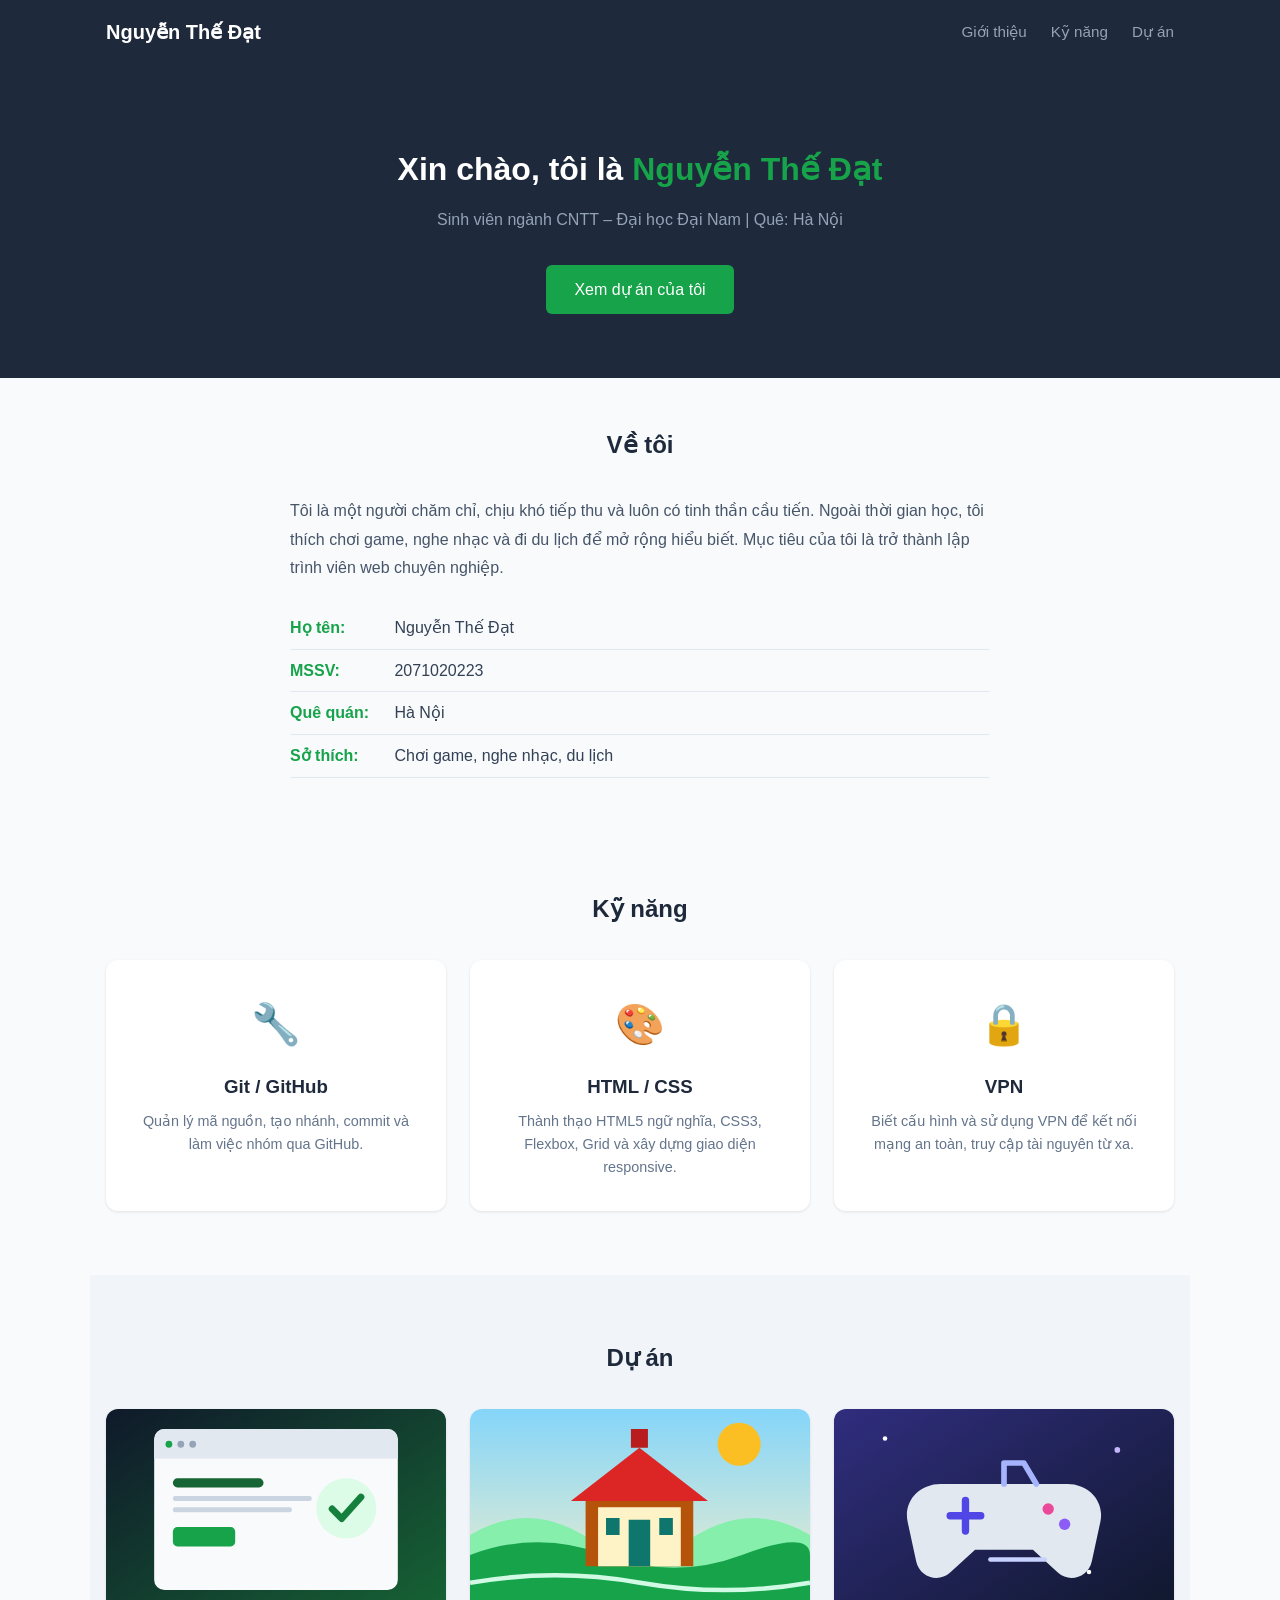
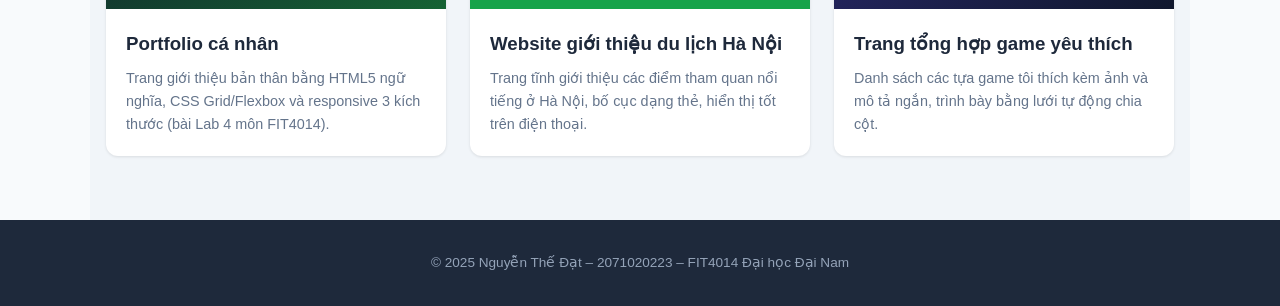
<file: index.html>
<!DOCTYPE html>
<html lang="vi">
<head>
  <meta charset="UTF-8">
  <meta name="viewport" content="width=device-width, initial-scale=1.0">
  <!-- ✏️ Thay Nguyễn Thế Đạt bằng tên thật của bạn -->
  <title>Portfolio – Nguyễn Thế Đạt</title>
  <link rel="stylesheet" href="styles.css">
</head>
<body>

  <!-- ===== PHẦN 1: NAVIGATION =====
       Câu 1: Dùng đúng thẻ ngữ nghĩa cho thanh điều hướng -->
  <nav class="nav">
    <div class="nav__container">
      <a href="#" class="nav__logo">Nguyễn Thế Đạt</a>
      <ul class="nav__menu">
        <li><a href="#gioi-thieu">Giới thiệu</a></li>
        <li><a href="#ky-nang">Kỹ năng</a></li>
        <li><a href="#du-an">Dự án</a></li>
      </ul>
    </div>
  </nav>

  <!-- ===== PHẦN 2: NỘI DUNG CHÍNH =====
       Câu 2: Bọc toàn bộ nội dung chính -->
  <main>

    <!-- --- Hero --- -->
    <!-- Câu 3: Thẻ chia phần logic -->
    <section id="gioi-thieu" class="hero">
      <h1>Xin chào, tôi là <span class="hero__name">Nguyễn Thế Đạt</span></h1>
      <p class="hero__desc">Sinh viên ngành CNTT – Đại học Đại Nam | Quê: Hà Nội</p>
      <a href="#du-an" class="btn">Xem dự án của tôi</a>
    </section>

    <!-- --- Giới thiệu bản thân --- -->
    <section class="about">
      <h2 class="section-title">Về tôi</h2>
      <div class="about__content">
        <p class="about__text">Tôi là một người chăm chỉ, chịu khó tiếp thu và luôn có tinh thần cầu tiến. Ngoài thời gian học, tôi thích chơi game, nghe nhạc và đi du lịch để mở rộng hiểu biết. Mục tiêu của tôi là trở thành lập trình viên web chuyên nghiệp.</p>
        <ul class="about__info">
          <li><strong>Họ tên:</strong> Nguyễn Thế Đạt</li>
          <li><strong>MSSV:</strong> 2071020223</li>
          <li><strong>Quê quán:</strong> Hà Nội</li>
          <li><strong>Sở thích:</strong> Chơi game, nghe nhạc, du lịch</li>
        </ul>
      </div>
    </section>

    <!-- --- Skills --- -->
    <section id="ky-nang" class="skills">
      <h2 class="section-title">Kỹ năng</h2>
      <div class="skills__grid">
        <div class="skill-card">
          <span class="skill-card__icon">🔧</span>
          <h3>Git / GitHub</h3>
          <p>Quản lý mã nguồn, tạo nhánh, commit và làm việc nhóm qua GitHub.</p>
        </div>
        <div class="skill-card">
          <span class="skill-card__icon">🎨</span>
          <h3>HTML / CSS</h3>
          <p>Thành thạo HTML5 ngữ nghĩa, CSS3, Flexbox, Grid và xây dựng giao diện responsive.</p>
        </div>
        <div class="skill-card">
          <span class="skill-card__icon">🔒</span>
          <h3>VPN</h3>
          <p>Biết cấu hình và sử dụng VPN để kết nối mạng an toàn, truy cập tài nguyên từ xa.</p>
        </div>
      </div>
    </section>

    <!-- --- Projects --- -->
    <section id="du-an" class="projects">
      <h2 class="section-title">Dự án</h2>
      <div class="projects__grid">

        <!-- Câu 4: Thẻ cho mỗi project card -->
        <article class="card">
          <img src="assets/portfolio.svg"
               alt="Ảnh minh họa dự án 1" class="card__img">
          <div class="card__body">
            <h3>Portfolio cá nhân</h3>
            <p>Trang giới thiệu bản thân bằng HTML5 ngữ nghĩa, CSS Grid/Flexbox và responsive 3 kích thước (bài Lab 4 môn FIT4014).</p>
          </div>
        </article>

        <article class="card">
          <img src="assets/hanoi-travel.svg"
               alt="Ảnh minh họa dự án 2" class="card__img">
          <div class="card__body">
            <h3>Website giới thiệu du lịch Hà Nội</h3>
            <p>Trang tĩnh giới thiệu các điểm tham quan nổi tiếng ở Hà Nội, bố cục dạng thẻ, hiển thị tốt trên điện thoại.</p>
          </div>
        </article>

        <article class="card">
          <img src="assets/games.svg"
               alt="Ảnh minh họa dự án 3" class="card__img">
          <div class="card__body">
            <h3>Trang tổng hợp game yêu thích</h3>
            <p>Danh sách các tựa game tôi thích kèm ảnh và mô tả ngắn, trình bày bằng lưới tự động chia cột.</p>
          </div>
        </article>

      </div>
    </section>

  </main>

  <!-- ===== PHẦN 3: FOOTER =====
       Câu 5: Thẻ chân trang -->
  <footer class="footer">
    <p>&copy; 2025 Nguyễn Thế Đạt – 2071020223 – FIT4014 Đại học Đại Nam</p>
  </footer>

</body>
</html>
</file>
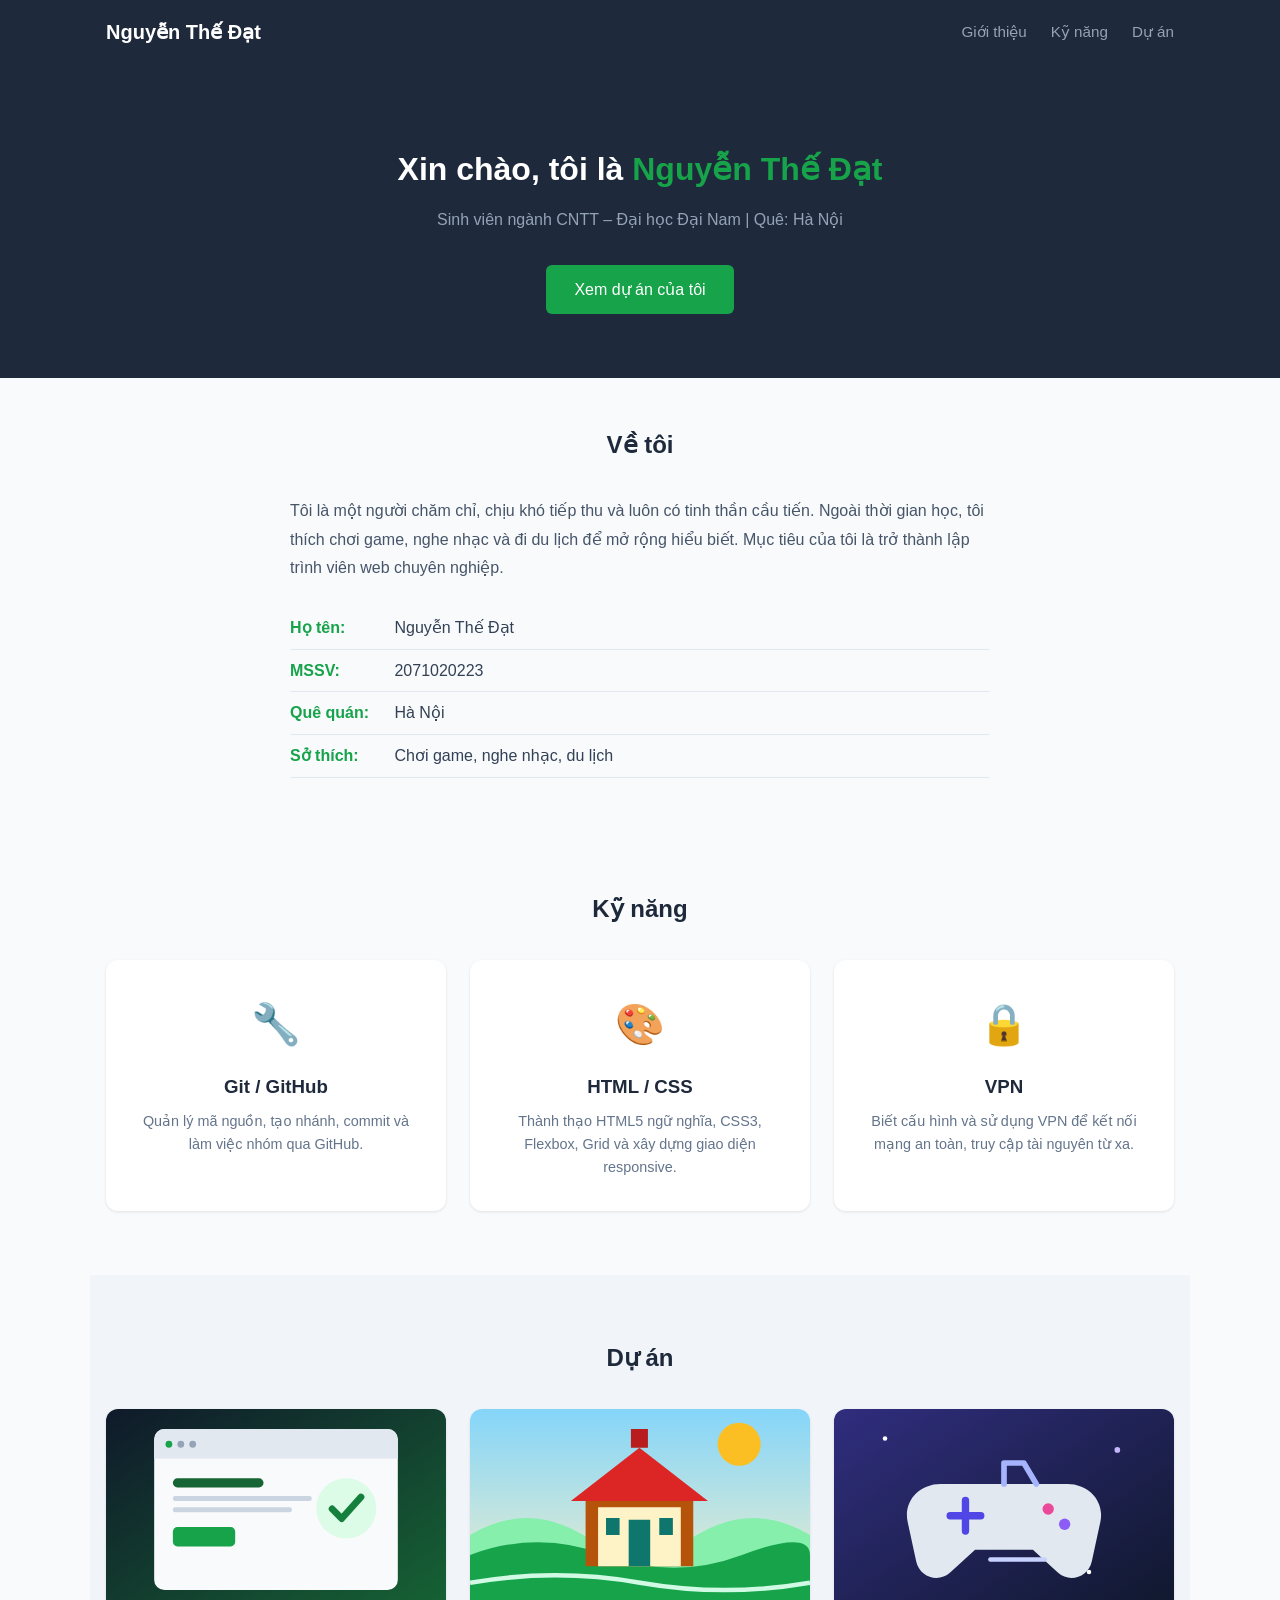
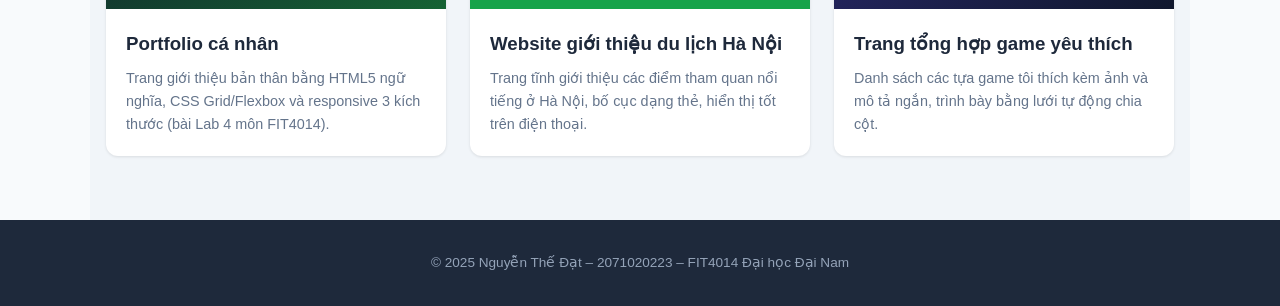
<file: ket-qua.html>
<!DOCTYPE html>
<html lang="vi">
<head>
  <meta charset="UTF-8">
  <meta name="viewport" content="width=device-width, initial-scale=1.0">
  <title>Portfolio – Nguyễn Thế Đạt</title>
  <link rel="stylesheet" href="styles.css">
</head>
<body>
  <nav class="nav">
    <div class="nav__container">
      <a href="#" class="nav__logo">Nguyễn Thế Đạt</a>
      <ul class="nav__menu">
        <li><a href="#gioi-thieu">Giới thiệu</a></li>
        <li><a href="#ky-nang">Kỹ năng</a></li>
        <li><a href="#du-an">Dự án</a></li>
      </ul>
    </div>
  </nav>

  <main>
    <section id="gioi-thieu" class="hero">
      <h1>Xin chào, tôi là <span class="hero__name">Nguyễn Thế Đạt</span></h1>
      <p class="hero__desc">Sinh viên ngành CNTT – Đại học Đại Nam | Quê: Hà Nội</p>
      <a href="#du-an" class="btn">Xem dự án của tôi</a>
    </section>

    <section class="about">
      <h2 class="section-title">Về tôi</h2>
      <div class="about__content">
        <p class="about__text">Tôi là một người chăm chỉ, chịu khó tiếp thu và luôn có tinh thần cầu tiến. Ngoài thời gian học, tôi thích chơi game, nghe nhạc và đi du lịch để mở rộng hiểu biết. Mục tiêu của tôi là trở thành lập trình viên web chuyên nghiệp.</p>
        <ul class="about__info">
          <li><strong>Họ tên:</strong> Nguyễn Thế Đạt</li>
          <li><strong>MSSV:</strong> 2071020223</li>
          <li><strong>Quê quán:</strong> Hà Nội</li>
          <li><strong>Sở thích:</strong> Chơi game, nghe nhạc, du lịch</li>
        </ul>
      </div>
    </section>

    <section id="ky-nang" class="skills">
      <h2 class="section-title">Kỹ năng</h2>
      <div class="skills__grid">
        <div class="skill-card">
          <span class="skill-card__icon">🔧</span>
          <h3>Git / GitHub</h3>
          <p>Quản lý mã nguồn, tạo nhánh, commit và làm việc nhóm qua GitHub.</p>
        </div>
        <div class="skill-card">
          <span class="skill-card__icon">🎨</span>
          <h3>HTML / CSS</h3>
          <p>Thành thạo HTML5 ngữ nghĩa, CSS3, Flexbox, Grid và xây dựng giao diện responsive.</p>
        </div>
        <div class="skill-card">
          <span class="skill-card__icon">🔒</span>
          <h3>VPN</h3>
          <p>Biết cấu hình và sử dụng VPN để kết nối mạng an toàn, truy cập tài nguyên từ xa.</p>
        </div>
      </div>
    </section>

    <section id="du-an" class="projects">
      <h2 class="section-title">Dự án</h2>
      <div class="projects__grid">
        <article class="card">
          <img src="assets/portfolio.svg" alt="Ảnh minh họa dự án 1" class="card__img">
          <div class="card__body">
            <h3>Portfolio cá nhân</h3>
            <p>Trang giới thiệu bản thân bằng HTML5 ngữ nghĩa, CSS Grid/Flexbox và responsive 3 kích thước (bài Lab 4 môn FIT4014).</p>
          </div>
        </article>
        <article class="card">
          <img src="assets/hanoi-travel.svg" alt="Ảnh minh họa dự án 2" class="card__img">
          <div class="card__body">
            <h3>Website giới thiệu du lịch Hà Nội</h3>
            <p>Trang tĩnh giới thiệu các điểm tham quan nổi tiếng ở Hà Nội, bố cục dạng thẻ, hiển thị tốt trên điện thoại.</p>
          </div>
        </article>
        <article class="card">
          <img src="assets/games.svg" alt="Ảnh minh họa dự án 3" class="card__img">
          <div class="card__body">
            <h3>Trang tổng hợp game yêu thích</h3>
            <p>Danh sách các tựa game tôi thích kèm ảnh và mô tả ngắn, trình bày bằng lưới tự động chia cột.</p>
          </div>
        </article>
      </div>
    </section>
  </main>

  <footer class="footer">
    <p>&copy; 2025 Nguyễn Thế Đạt – 2071020223 – FIT4014 Đại học Đại Nam</p>
  </footer>
</body>
</html>
</file>
<file: styles.css>
/* ============================================
   BÀI KIỂM TRA A2.1 – FIT4014
   ============================================ */

/* --- Bảng màu theo MSSV ---
   00-19 Blue:   #2563eb / #1d4ed8
   20-39 Green:  #16a34a / #15803d
   40-59 Purple: #7c3aed / #6d28d9
   60-79 Orange: #ea580c / #c2410c
   80-99 Pink:   #db2777 / #be185d
   MSSV ...223 → 2 số cuối 23 → nhóm 20-39 → Xanh lá (Green) */
:root {
  --accent: #16a34a;
  --accent-dark: #15803d;
}

/* --- Reset --- */
*,
*::before,
*::after {
  margin: 0;
  padding: 0;
  box-sizing: border-box;      /* (6) */
}

body {
  font-family: "Segoe UI", Arial, sans-serif;
  line-height: 1.6;
  color: #1e293b;
  background-color: #f8fafc;
}

img {
  max-width: 100%;
  display: block;
}

/* --- Navigation --- */
.nav {
  background-color: #1e293b;
  padding: 1rem 0;
  position: sticky;
  top: 0;
  z-index: 100;
}

.nav__container {
  max-width: 1100px;
  margin: 0 auto;
  padding: 0 1rem;
  display: flex;               /* (7) */
  justify-content: space-between; /* (8) */
  align-items: center;
}

.nav__logo {
  color: #fff;
  font-weight: 700;
  font-size: 1.25rem;
  text-decoration: none;
}

.nav__menu {
  list-style: none;
  display: flex;               /* (7) */
  gap: 1.5rem;
}

.nav__menu a {
  color: #94a3b8;
  text-decoration: none;
  font-size: 0.95rem;
}

.nav__menu a:hover {
  color: #fff;
}

/* --- Hero --- */
.hero {
  text-align: center;
  padding: 5rem 1rem 4rem;     /* (9) */
  background-color: #1e293b;
  color: #fff;
}

.hero h1 {
  font-size: 2rem;
  margin-bottom: 0.75rem;      /* (10) */
}

.hero__name {
  color: var(--accent);
}

.hero__desc {
  color: #94a3b8;
  margin-bottom: 2rem;
}

/* --- Button --- */
.btn {
  display: inline-block;
  background-color: var(--accent);
  color: #fff;
  padding: 0.75rem 1.75rem;
  border: none;
  border-radius: 6px;          /* (11) */
  font-size: 1rem;
  cursor: pointer;
  text-decoration: none;
}

.btn:hover {
  background-color: var(--accent-dark);
}

/* --- Section chung --- */
.section-title {
  text-align: center;
  font-size: 1.5rem;
  margin-bottom: 2rem;
  color: #1e293b;
}

/* --- Về tôi (About) --- */
.about {
  max-width: 1100px;
  margin: 0 auto;
  padding: 3rem 1rem;
}

.about__content {
  max-width: 700px;
  margin: 0 auto;
}

.about__text {
  color: #475569;
  margin-bottom: 1.5rem;
  line-height: 1.8;
}

.about__info {
  list-style: none;
  padding: 0;
}

.about__info li {
  padding: 0.5rem 0;
  border-bottom: 1px solid #e2e8f0;
  color: #334155;
}

.about__info li strong {
  color: var(--accent);
  min-width: 100px;
  display: inline-block;
}

/* --- Skills --- */
.skills {
  max-width: 1100px;
  margin: 0 auto;
  padding: 4rem 1rem;
}

.skills__grid {
  display: grid;                        /* (12) */
  grid-template-columns: repeat(3, 1fr); /* (13) */
  gap: 1.5rem;
}

.skill-card {
  background: #fff;
  padding: 2rem;
  border-radius: 12px;
  text-align: center;
  box-shadow: 0 1px 3px rgba(0, 0, 0, 0.1); /* (14) */
}

.skill-card__icon {
  font-size: 2.5rem;
  display: block;
  margin-bottom: 1rem;
}

.skill-card h3 {
  margin-bottom: 0.5rem;
  color: #1e293b;
}

.skill-card p {
  color: #64748b;
  font-size: 0.9rem;
}

/* --- Projects --- */
.projects {
  max-width: 1100px;
  margin: 0 auto;
  padding: 4rem 1rem;
  background-color: #f1f5f9;
}

.projects__grid {
  display: grid;
  grid-template-columns: repeat(auto-fit, minmax(300px, 1fr)); /* (15) */
  gap: 1.5rem;
}

/* --- Card --- */
.card {
  background: #fff;
  border-radius: 12px;
  overflow: hidden;            /* (16) */
  box-shadow: 0 1px 3px rgba(0, 0, 0, 0.1);
}

.card__img {
  width: 100%;
  height: 200px;
  object-fit: cover;           /* (17) */
}

.card__body {
  padding: 1.25rem;
}

.card__body h3 {
  margin-bottom: 0.5rem;
  color: #1e293b;
}

.card__body p {
  color: #64748b;
  font-size: 0.9rem;
}

/* --- Footer --- */
.footer {
  text-align: center;
  padding: 2rem 1rem;
  background-color: #1e293b;
  color: #94a3b8;
  font-size: 0.85rem;
}

/* =============================================
   PHẦN RESPONSIVE – Media Queries
   ============================================= */

/* ----- Breakpoint 1: Tablet (≤ 768px) ----- */
@media (max-width: 768px) {       /* (18) */

  .skills__grid {
    grid-template-columns: 1fr 1fr;
  }

  .hero h1 {
    font-size: 1.75rem;
  }
}

/* ----- Breakpoint 2: Mobile (≤ 480px) ----- */
@media (max-width: 480px) {       /* (19) */

  .nav__container {
    flex-direction: column;       /* (20) */
    gap: 0.75rem;
  }

  .nav__menu {
    gap: 1rem;
  }

  .skills__grid {
    grid-template-columns: 1fr;   /* (21) */
  }

  .projects__grid {
    grid-template-columns: 1fr;   /* (21) */
  }

  .hero h1 {
    font-size: 1.35rem;
  }

  .hero__desc {
    font-size: 0.9rem;
  }
}
</file>
